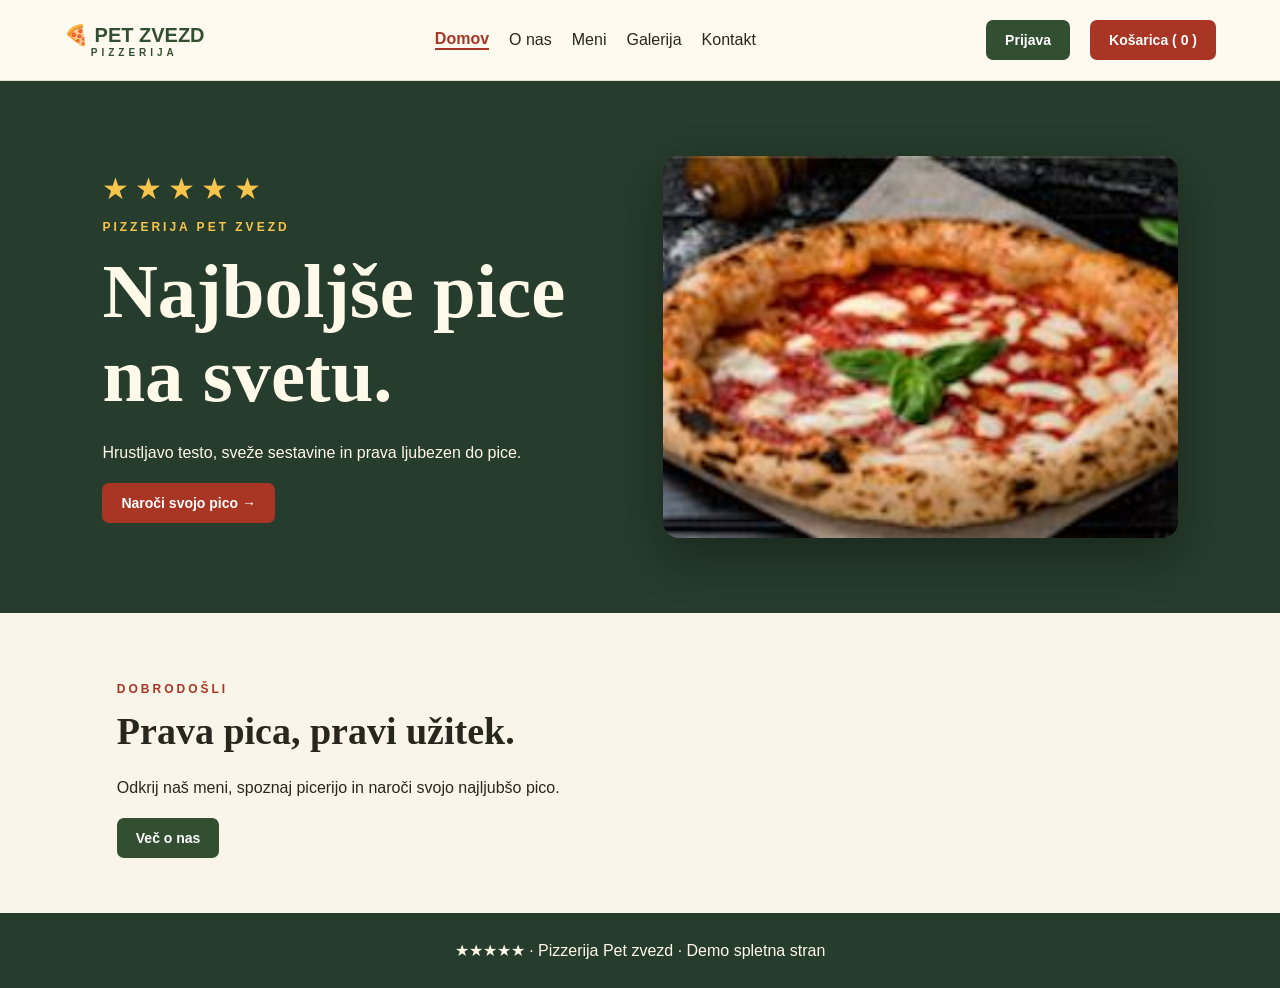
<file: index.html>
<!DOCTYPE html>
<html lang="sl">

<head>
    <meta charset="utf-8" />
    <meta content="width=device-width, initial-scale=1.0" name="viewport" />
    <title>
        Domov | Pizzerija Pet zvezd
    </title>
    <link href="style.css" rel="stylesheet" />
    <script defer="" src="script.js">
    </script>
</head>

<body>
    <header>
        <a class="brand" href="index.html">
            🍕 PET ZVEZD
            <small>
                PIZZERIJA
            </small>
        </a>
        <nav>
            <a aria-current="page" href="index.html">
                Domov
            </a>
            <a href="onas.html">
                O nas
            </a>
            <a href="meni.html">
                Meni
            </a>
            <a href="galerija.html">
                Galerija
            </a>
            <a href="kontakt.html">
                Kontakt
            </a>
        </nav>
        <div class="actions">
            <a class="btn secondary" href="prijava.html" id="account">
                Prijava
            </a>
            <a class="btn" href="narocilo.html">
                Košarica (
                <span id="count">
                    0
                </span>
                )
            </a>
        </div>
    </header>
    <main>
        <section class="hero" id="domov">
            <div>
                <span class="stars">
                    ★★★★★
                </span>
                <p class="eyebrow">
                    PIZZERIJA PET ZVEZD
                </p>
                <h1>
                    Najboljše pice
                    <br />
                    na svetu.
                </h1>
                <p>
                    Hrustljavo testo, sveže sestavine in prava ljubezen do pice.
                </p>
                <a class="btn" href="meni.html">
                    Naroči svojo pico →
                </a>
            </div>
            <img alt="Sveže pečena pica Margherita" src="pizza.jpg" />
        </section>
        <section>
            <p class="eyebrow">
                DOBRODOŠLI
            </p>
            <h2>
                Prava pica, pravi užitek.
            </h2>
            <p>
                Odkrij naš meni, spoznaj picerijo in naroči svojo najljubšo pico.
            </p>
            <a class="btn secondary" href="onas.html">
                Več o nas
            </a>
        </section>
    </main>
    <footer>
        ★★★★★ · Pizzerija Pet zvezd · Demo spletna stran
    </footer>
</body>

</html>
</file>
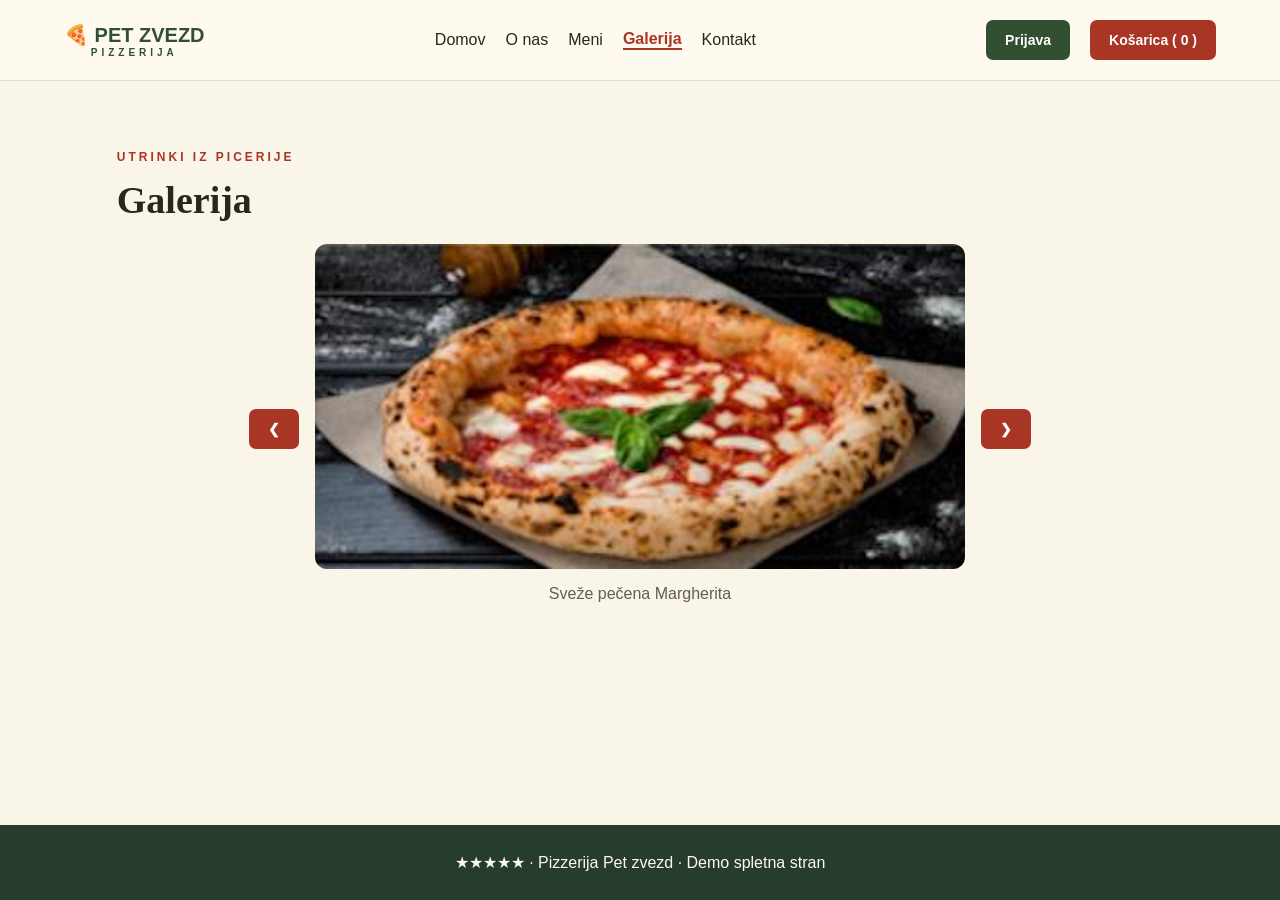
<file: galerija.html>
<!DOCTYPE html>
<html lang="sl">

<head>
    <meta charset="utf-8" />
    <meta content="width=device-width, initial-scale=1.0" name="viewport" />
    <title>
        Galerija | Pizzerija Pet zvezd
    </title>
    <link href="style.css" rel="stylesheet" />
    <script defer="" src="script.js">
    </script>
</head>

<body>
    <header>
        <a class="brand" href="index.html">
            🍕 PET ZVEZD
            <small>
                PIZZERIJA
            </small>
        </a>
        <nav>
            <a href="index.html">
                Domov
            </a>
            <a href="onas.html">
                O nas
            </a>
            <a href="meni.html">
                Meni
            </a>
            <a aria-current="page" href="galerija.html">
                Galerija
            </a>
            <a href="kontakt.html">
                Kontakt
            </a>
        </nav>
        <div class="actions">
            <a class="btn secondary" href="prijava.html" id="account">
                Prijava
            </a>
            <a class="btn" href="narocilo.html">
                Košarica (
                <span id="count">
                    0
                </span>
                )
            </a>
        </div>
    </header>
    <main>
        <section id="galerija">
            <p class="eyebrow">
                UTRINKI IZ PICERIJE
            </p>
            <h2>
                Galerija
            </h2>
            <div class="gallery">
                <button aria-label="Prejšnja slika" id="prev">
                    ❮
                </button>
                <figure>
                    <img alt="Pica" id="galleryImage" src="pizza.jpg" />
                    <figcaption id="galleryCaption">
                        Sveže pečena Margherita
                    </figcaption>
                </figure>
                <button aria-label="Naslednja slika" id="next">
                    ❯
                </button>
            </div>
        </section>
    </main>
    <footer>
        ★★★★★ · Pizzerija Pet zvezd · Demo spletna stran
    </footer>
</body>

</html>
</file>
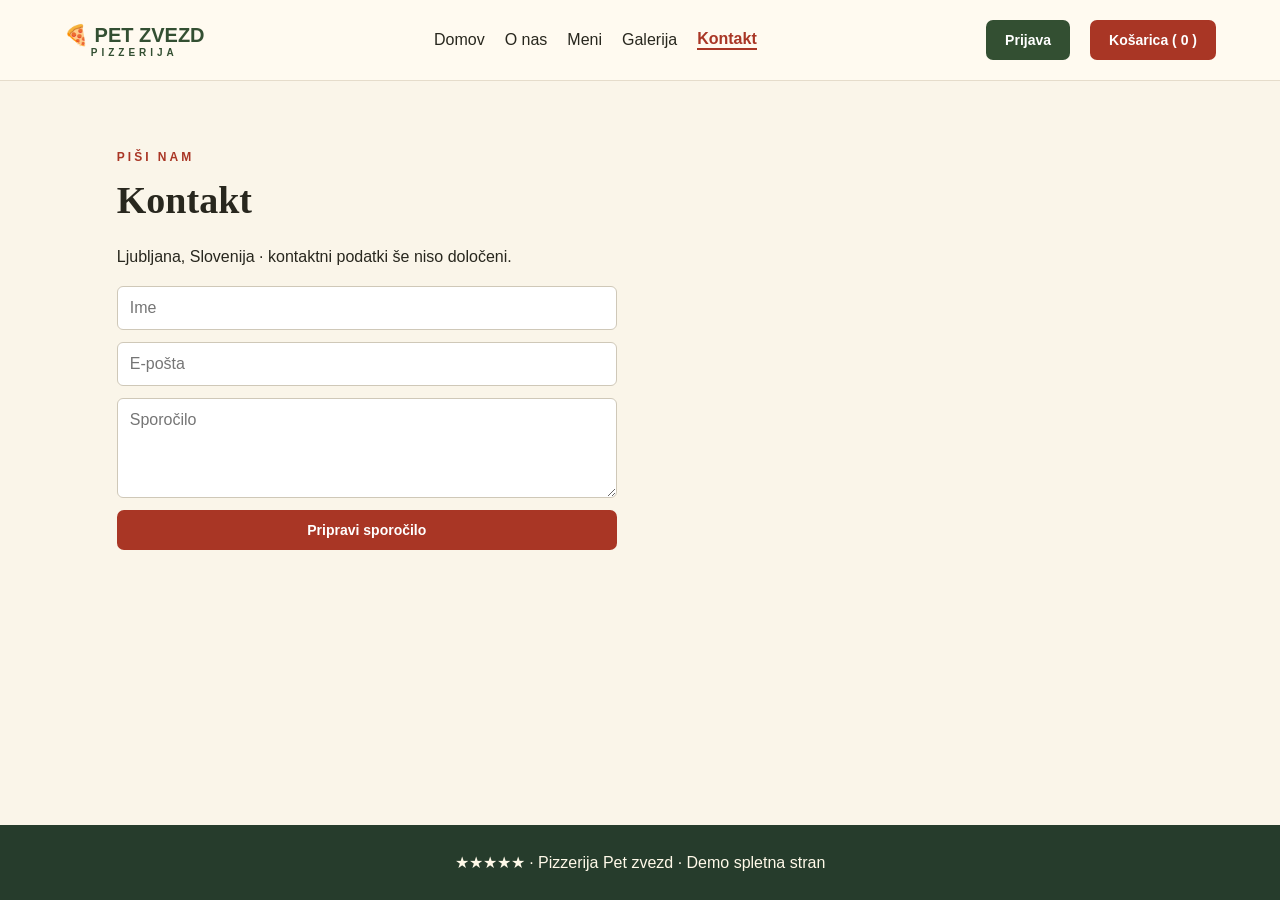
<file: kontakt.html>
<!DOCTYPE html>
<html lang="sl">

<head>
    <meta charset="utf-8" />
    <meta content="width=device-width, initial-scale=1.0" name="viewport" />
    <title>
        Kontakt | Pizzerija Pet zvezd
    </title>
    <link href="style.css" rel="stylesheet" />
    <script defer="" src="script.js">
    </script>
</head>

<body>
    <header>
        <a class="brand" href="index.html">
            🍕 PET ZVEZD
            <small>
                PIZZERIJA
            </small>
        </a>
        <nav>
            <a href="index.html">
                Domov
            </a>
            <a href="onas.html">
                O nas
            </a>
            <a href="meni.html">
                Meni
            </a>
            <a href="galerija.html">
                Galerija
            </a>
            <a aria-current="page" href="kontakt.html">
                Kontakt
            </a>
        </nav>
        <div class="actions">
            <a class="btn secondary" href="prijava.html" id="account">
                Prijava
            </a>
            <a class="btn" href="narocilo.html">
                Košarica (
                <span id="count">
                    0
                </span>
                )
            </a>
        </div>
    </header>
    <main>
        <section id="kontakt">
            <p class="eyebrow">
                PIŠI NAM
            </p>
            <h2>
                Kontakt
            </h2>
            <p>
                Ljubljana, Slovenija · kontaktni podatki še niso določeni.
            </p>
            <form id="contactForm">
                <input name="name" placeholder="Ime" required="" />
                <input name="email" placeholder="E-pošta" required="" type="email" />
                <textarea name="message" placeholder="Sporočilo" required=""></textarea>
                <button>
                    Pripravi sporočilo
                </button>
                <p id="contactStatus" role="status">
                </p>
            </form>
        </section>
    </main>
    <footer>
        ★★★★★ · Pizzerija Pet zvezd · Demo spletna stran
    </footer>
</body>

</html>
</file>
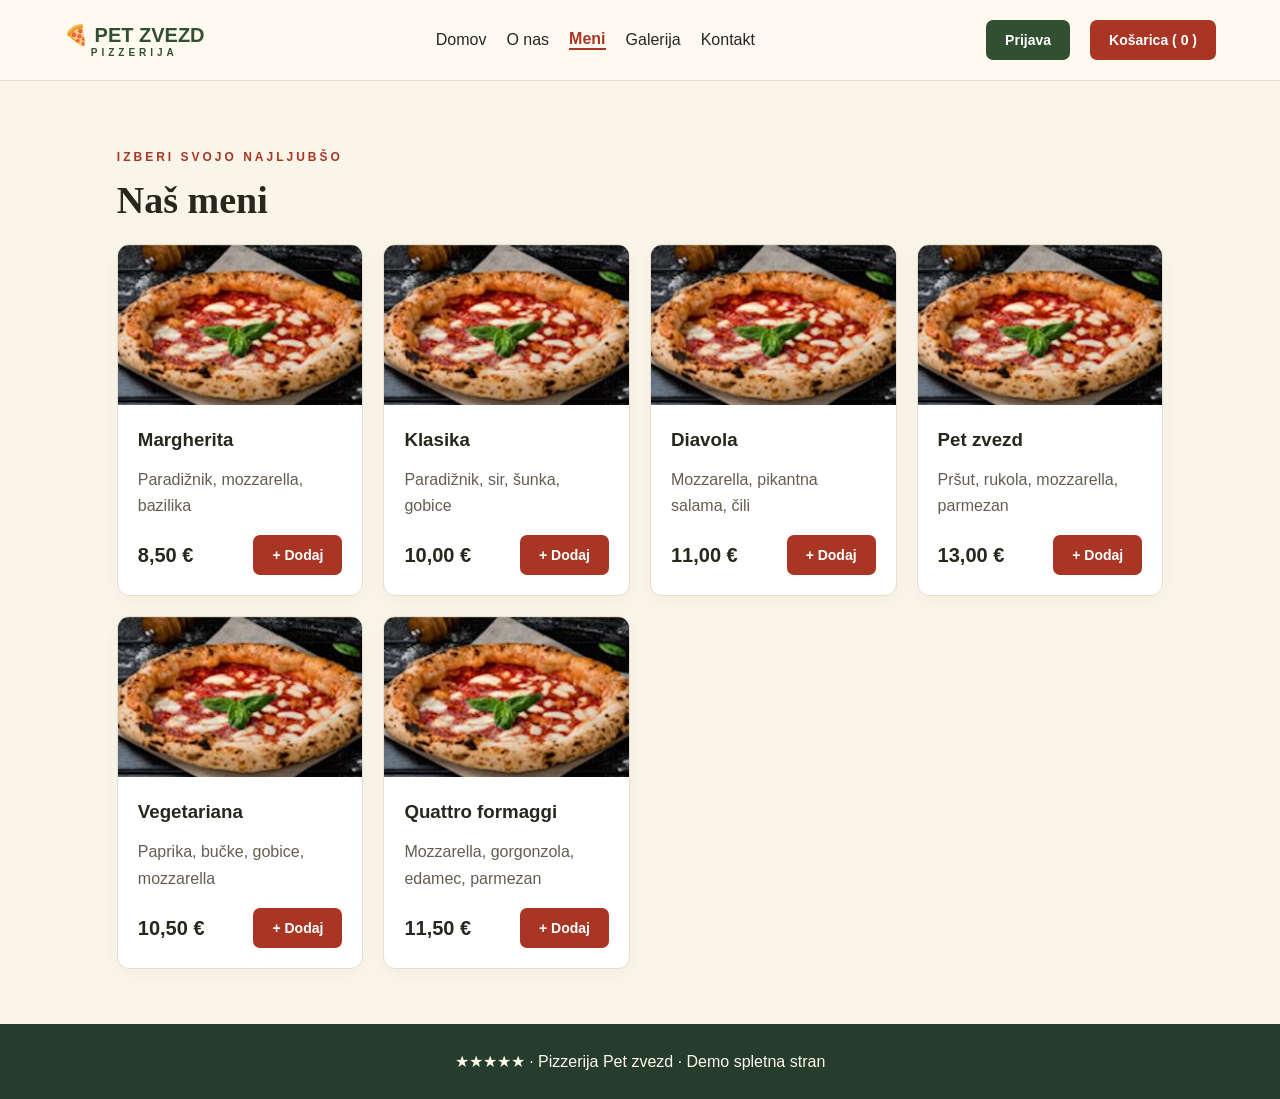
<file: meni.html>
<!DOCTYPE html>
<html lang="sl">

<head>
    <meta charset="utf-8" />
    <meta content="width=device-width, initial-scale=1.0" name="viewport" />
    <title>
        Meni | Pizzerija Pet zvezd
    </title>
    <link href="style.css" rel="stylesheet" />
    <script defer="" src="script.js">
    </script>
</head>

<body>
    <header>
        <a class="brand" href="index.html">
            🍕 PET ZVEZD
            <small>
                PIZZERIJA
            </small>
        </a>
        <nav>
            <a href="index.html">
                Domov
            </a>
            <a href="onas.html">
                O nas
            </a>
            <a aria-current="page" href="meni.html">
                Meni
            </a>
            <a href="galerija.html">
                Galerija
            </a>
            <a href="kontakt.html">
                Kontakt
            </a>
        </nav>
        <div class="actions">
            <a class="btn secondary" href="prijava.html" id="account">
                Prijava
            </a>
            <a class="btn" href="narocilo.html">
                Košarica (
                <span id="count">
                    0
                </span>
                )
            </a>
        </div>
    </header>
    <main>
        <section id="meni">
            <p class="eyebrow">
                IZBERI SVOJO NAJLJUBŠO
            </p>
            <h2>
                Naš meni
            </h2>
            <div class="grid" id="products">
            </div>
        </section>
    </main>
    <footer>
        ★★★★★ · Pizzerija Pet zvezd · Demo spletna stran
    </footer>
</body>

</html>
</file>
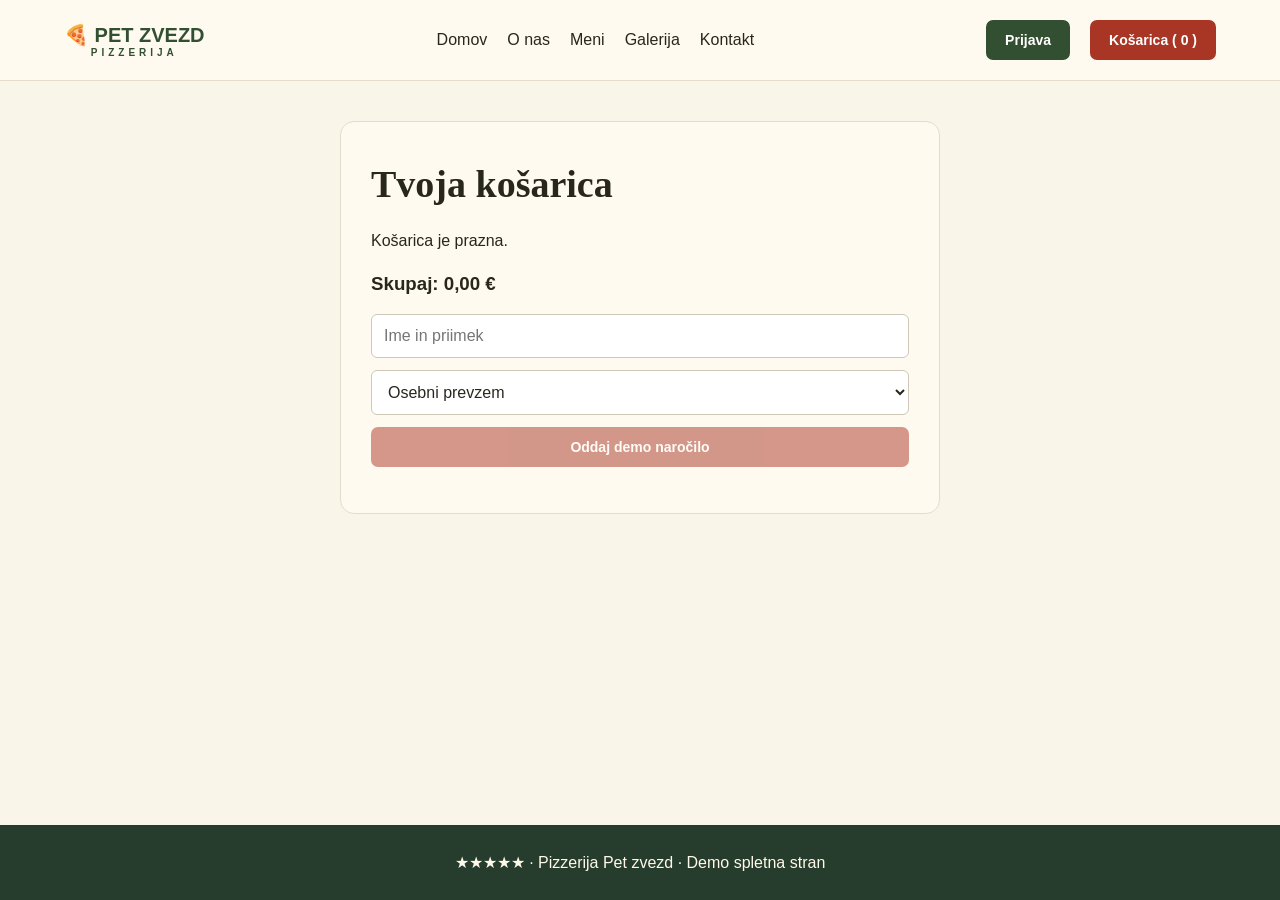
<file: narocilo.html>
<!DOCTYPE html>
<html lang="sl">

<head>
    <meta charset="utf-8" />
    <meta content="width=device-width, initial-scale=1.0" name="viewport" />
    <title>
        Košarica | Pizzerija Pet zvezd
    </title>
    <link href="style.css" rel="stylesheet" />
    <script defer="" src="script.js">
    </script>
</head>

<body>
    <header>
        <a class="brand" href="index.html">
            🍕 PET ZVEZD
            <small>
                PIZZERIJA
            </small>
        </a>
        <nav>
            <a href="index.html">
                Domov
            </a>
            <a href="onas.html">
                O nas
            </a>
            <a href="meni.html">
                Meni
            </a>
            <a href="galerija.html">
                Galerija
            </a>
            <a href="kontakt.html">
                Kontakt
            </a>
        </nav>
        <div class="actions">
            <a class="btn secondary" href="prijava.html" id="account">
                Prijava
            </a>
            <a class="btn" href="narocilo.html">
                Košarica (
                <span id="count">
                    0
                </span>
                )
            </a>
        </div>
    </header>
    <main>
        <section class="panel" id="cart">
            <h2>
                Tvoja košarica
            </h2>
            <div id="items">
            </div>
            <h3>
                Skupaj:
                <span id="total">
                    0,00 €
                </span>
            </h3>
            <form id="orderForm">
                <input id="customer" placeholder="Ime in priimek" required="" />
                <select id="delivery">
                    <option value="pickup">
                        Osebni prevzem
                    </option>
                    <option value="delivery">
                        Dostava
                    </option>
                </select>
                <input hidden="" id="address" placeholder="Naslov dostave" />
                <button id="checkout">
                    Oddaj demo naročilo
                </button>
            </form>
            <p id="orderStatus" role="status">
            </p>
        </section>
    </main>
    <footer>
        ★★★★★ · Pizzerija Pet zvezd · Demo spletna stran
    </footer>
</body>

</html>
</file>
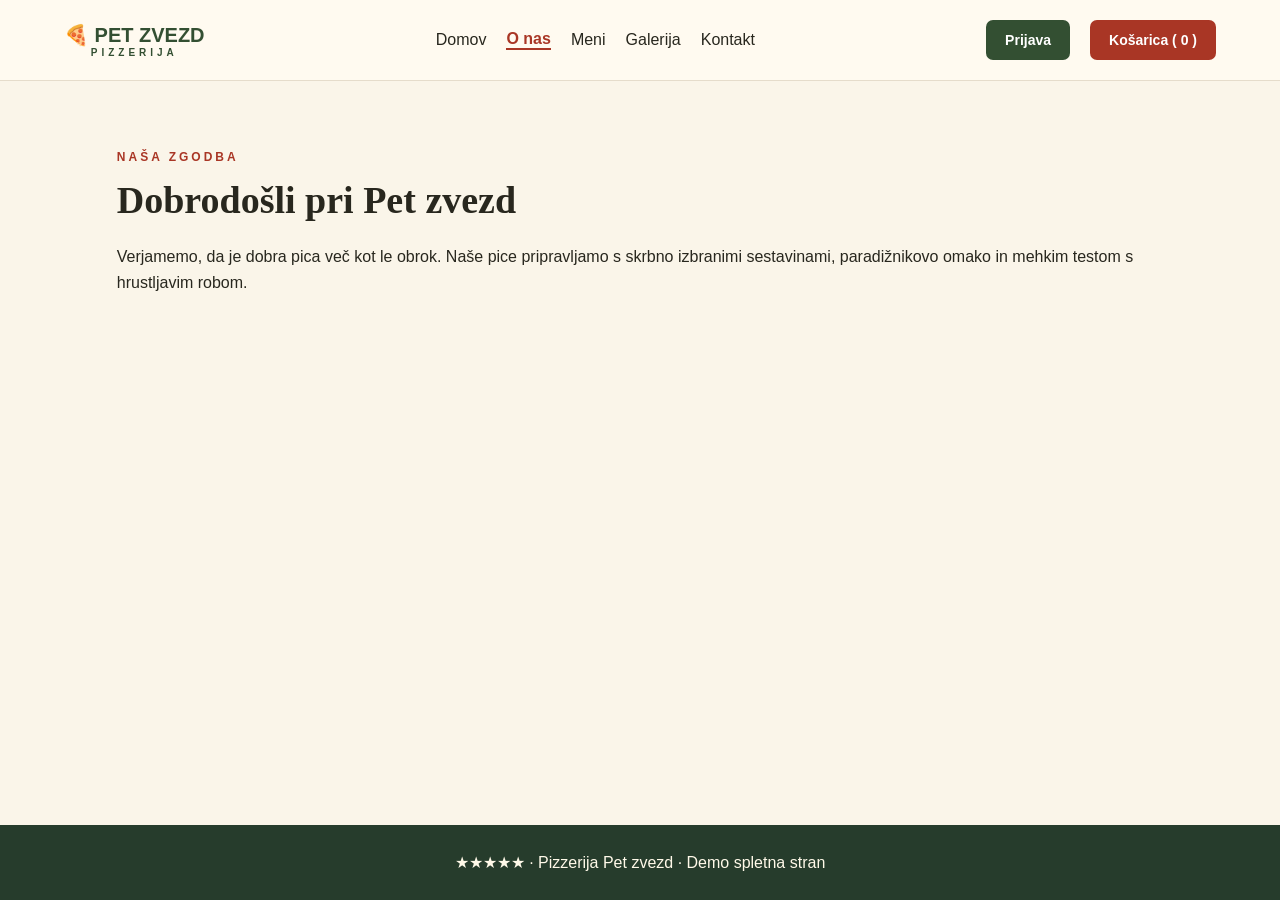
<file: onas.html>
<!DOCTYPE html>
<html lang="sl">

<head>
    <meta charset="utf-8" />
    <meta content="width=device-width, initial-scale=1.0" name="viewport" />
    <title>
        O nas | Pizzerija Pet zvezd
    </title>
    <link href="style.css" rel="stylesheet" />
    <script defer="" src="script.js">
    </script>
</head>

<body>
    <header>
        <a class="brand" href="index.html">
            🍕 PET ZVEZD
            <small>
                PIZZERIJA
            </small>
        </a>
        <nav>
            <a href="index.html">
                Domov
            </a>
            <a aria-current="page" href="onas.html">
                O nas
            </a>
            <a href="meni.html">
                Meni
            </a>
            <a href="galerija.html">
                Galerija
            </a>
            <a href="kontakt.html">
                Kontakt
            </a>
        </nav>
        <div class="actions">
            <a class="btn secondary" href="prijava.html" id="account">
                Prijava
            </a>
            <a class="btn" href="narocilo.html">
                Košarica (
                <span id="count">
                    0
                </span>
                )
            </a>
        </div>
    </header>
    <main>
        <section id="onas">
            <p class="eyebrow">
                NAŠA ZGODBA
            </p>
            <h2>
                Dobrodošli pri Pet zvezd
            </h2>
            <p>
                Verjamemo, da je dobra pica več kot le obrok. Naše pice pripravljamo s skrbno izbranimi sestavinami,
                paradižnikovo omako in mehkim testom s hrustljavim robom.
            </p>
        </section>
    </main>
    <footer>
        ★★★★★ · Pizzerija Pet zvezd · Demo spletna stran
    </footer>
</body>

</html>
</file>
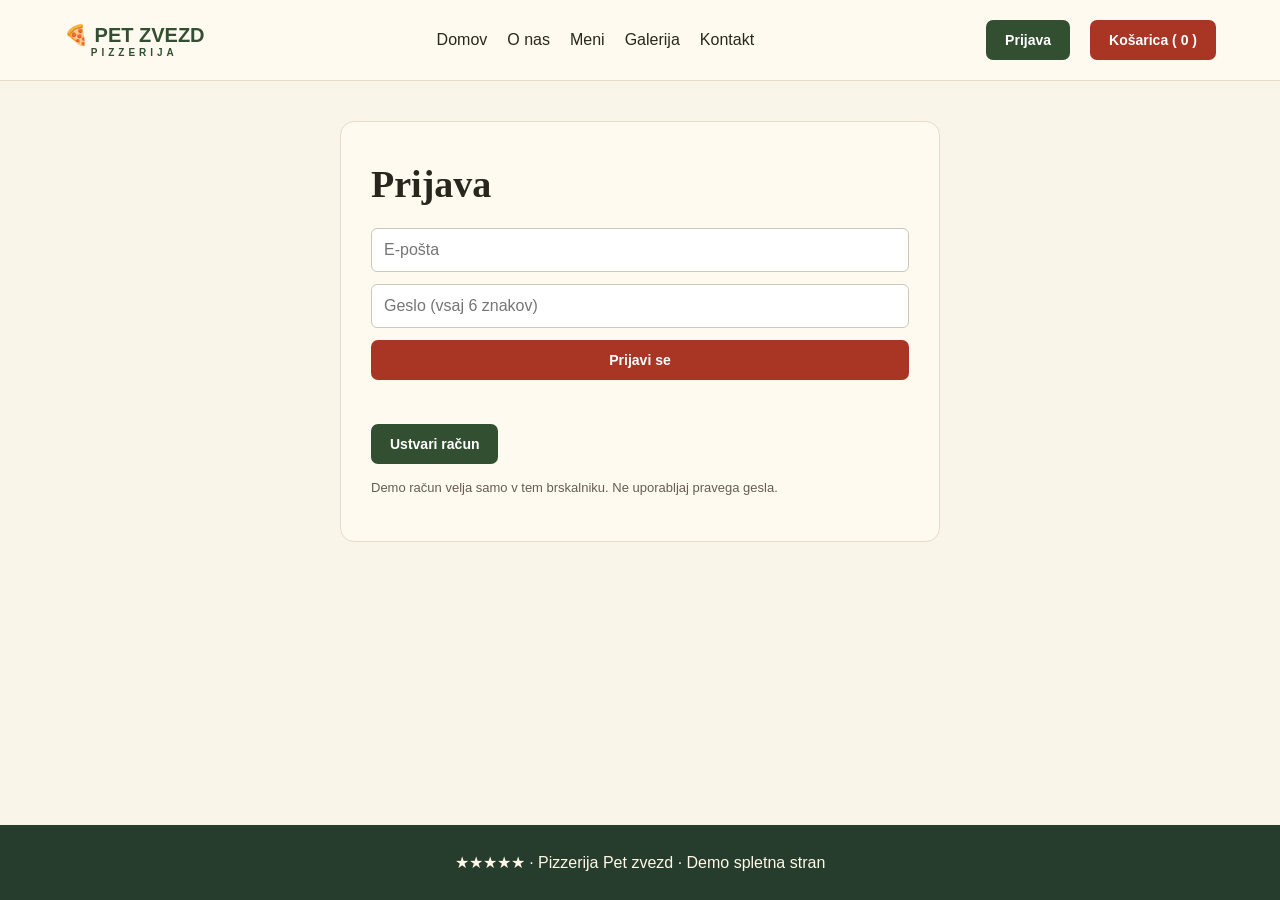
<file: prijava.html>
<!DOCTYPE html>
<html lang="sl">

<head>
    <meta charset="utf-8" />
    <meta content="width=device-width, initial-scale=1.0" name="viewport" />
    <title>
        Prijava | Pizzerija Pet zvezd
    </title>
    <link href="style.css" rel="stylesheet" />
    <script defer="" src="script.js">
    </script>
</head>

<body>
    <header>
        <a class="brand" href="index.html">
            🍕 PET ZVEZD
            <small>
                PIZZERIJA
            </small>
        </a>
        <nav>
            <a href="index.html">
                Domov
            </a>
            <a href="onas.html">
                O nas
            </a>
            <a href="meni.html">
                Meni
            </a>
            <a href="galerija.html">
                Galerija
            </a>
            <a href="kontakt.html">
                Kontakt
            </a>
        </nav>
        <div class="actions">
            <a class="btn secondary" href="prijava.html" id="account">
                Prijava
            </a>
            <a class="btn" href="narocilo.html">
                Košarica (
                <span id="count">
                    0
                </span>
                )
            </a>
        </div>
    </header>
    <main>
        <section class="panel" id="auth">
            <h2 id="authTitle">
                Prijava
            </h2>
            <form id="authForm">
                <input id="email" placeholder="E-pošta" required="" type="email" />
                <input id="password" minlength="6" placeholder="Geslo (vsaj 6 znakov)" required="" type="password" />
                <button id="authSubmit">
                    Prijavi se
                </button>
                <p id="authStatus" role="status">
                </p>
            </form>
            <button class="secondary" id="toggleAuth">
                Ustvari račun
            </button>
            <p class="muted">
                Demo račun velja samo v tem brskalniku. Ne uporabljaj pravega gesla.
            </p>
        </section>
    </main>
    <footer>
        ★★★★★ · Pizzerija Pet zvezd · Demo spletna stran
    </footer>
</body>

</html>
</file>
<file: style.css>
* {
    box-sizing: border-box
}

html {
    scroll-behavior: smooth
}

body {
    margin: 0;
    background: #faf5e9;
    color: #28271e;
    font-family: Arial, sans-serif
}

header {
    display: flex;
    align-items: center;
    justify-content: space-between;
    gap: 24px;
    padding: 20px 5%;
    background: #fffaf0;
    position: sticky;
    top: 0;
    z-index: 2;
    flex-wrap: wrap;
    border-bottom: 1px solid #e5dccb
}

.brand {
    font-weight: 900;
    color: #334f32;
    font-size: 20px
}

.brand small {
    display: block;
    font-size: 10px;
    letter-spacing: 4px;
    text-align: center
}

a {
    text-decoration: none;
    color: inherit
}

nav,
.actions {
    display: flex;
    gap: 20px;
    align-items: center;
    flex-wrap: wrap
}

nav a:hover {
    color: #a73625
}

button,
.btn {
    border: 0;
    background: #a93625;
    color: white;
    padding: 12px 19px;
    border-radius: 7px;
    font-weight: bold;
    cursor: pointer;
    display: inline-block;
    font-size: 14px
}

button:hover,
.btn:hover {
    background: #82291d
}

button:disabled {
    opacity: .5;
    cursor: not-allowed
}

.hero {
    background: #263c2c;
    color: #fff9e9;
    display: grid;
    grid-template-columns: 1fr 1fr;
    align-items: center;
    gap: 45px;
    padding: 75px 8%;
    max-width: none
}

.hero img {
    width: 100%;
    border-radius: 16px;
    box-shadow: 0 18px 50px #0005;
    aspect-ratio: 1.35;
    object-fit: cover
}

.stars {
    color: #f9c44c;
    font-size: 30px;
    letter-spacing: 6px
}

.eyebrow {
    font-size: 12px;
    font-weight: bold;
    letter-spacing: 3px;
    color: #a93625
}

.hero .eyebrow {
    color: #f9c44c
}

h1,
h2 {
    font-family: Georgia, serif;
    line-height: 1.1;
    margin: 12px 0 22px
}

h1 {
    font-size: clamp(42px, 6vw, 85px)
}

h2 {
    font-size: 38px
}

p {
    line-height: 1.65
}

section {
    max-width: 1200px;
    margin: auto;
    padding: 55px 6%;
    scroll-margin-top: 100px
}

.grid {
    display: grid;
    grid-template-columns: repeat(auto-fit, minmax(225px, 1fr));
    gap: 20px
}

.product {
    background: white;
    border: 1px solid #e6dece;
    border-radius: 12px;
    overflow: hidden;
    box-shadow: 0 4px 18px #33221109
}

.product img {
    width: 100%;
    height: 160px;
    object-fit: cover
}

.product .info {
    padding: 20px
}

.product h3 {
    margin: 0
}

.product p {
    min-height: 52px;
    color: #655d52
}

.price {
    font-size: 20px;
    font-weight: bold
}

.line {
    display: flex;
    justify-content: space-between;
    align-items: center;
    gap: 10px
}

.gallery {
    display: flex;
    align-items: center;
    justify-content: center;
    gap: 16px
}

figure {
    margin: 0;
    text-align: center;
    width: min(650px, 80%)
}

figure img {
    width: 100%;
    aspect-ratio: 2;
    object-fit: cover;
    border-radius: 12px
}

figcaption {
    padding: 12px;
    color: #655d52
}

form {
    display: grid;
    gap: 12px;
    max-width: 500px
}

input,
textarea,
select {
    font: inherit;
    padding: 12px;
    border: 1px solid #cfc8b8;
    border-radius: 6px;
    width: 100%;
    background: white;
    color: #28271e
}

textarea {
    min-height: 100px
}

footer {
    background: #263c2c;
    color: #fff9e9;
    text-align: center;
    padding: 28px
}

dialog {
    border: 0;
    border-radius: 14px;
    padding: 30px;
    width: min(500px, 94vw);
    color: #28271e;
    background: #fffaf0;
    max-height: 90vh;
    overflow: auto
}

dialog::backdrop {
    background: #142017aa
}

.close {
    float: right;
    background: transparent;
    color: #28271e;
    font-size: 23px;
    padding: 4px 10px
}

.secondary {
    background: #334f32
}

.muted {
    font-size: 13px;
    color: #655d52
}

.cart-row {
    display: flex;
    align-items: center;
    justify-content: space-between;
    gap: 10px;
    border-bottom: 1px solid #ddd;
    padding: 12px 0
}

.qty {
    display: flex;
    align-items: center;
    gap: 8px
}

.qty button {
    padding: 7px 10px
}

[hidden] {
    display: none !important
}

@media(max-width:700px) {
    header {
        position: static;
        gap: 14px
    }

    nav,
    .actions {
        gap: 12px
    }

    .hero {
        grid-template-columns: 1fr;
        padding: 45px 6%
    }

    .hero img {
        aspect-ratio: 2
    }

    section {
        padding: 40px 5%
    }

    .gallery {
        gap: 5px
    }

    .gallery button {
        padding: 9px
    }

    h2 {
        font-size: 32px
    }
}


body {
    min-height: 100vh;
    display: flex;
    flex-direction: column
}

main {
    flex: 1
}

nav a[aria-current="page"] {
    color: #a93625;
    font-weight: bold;
    border-bottom: 2px solid #a93625
}

.panel {
    max-width: 600px;
    width: 90%;
    margin: 40px auto;
    background: #fffaf0;
    border: 1px solid #e5dccb;
    border-radius: 14px;
    padding: 30px
}

.panel form {
    max-width: none
}
</file>
